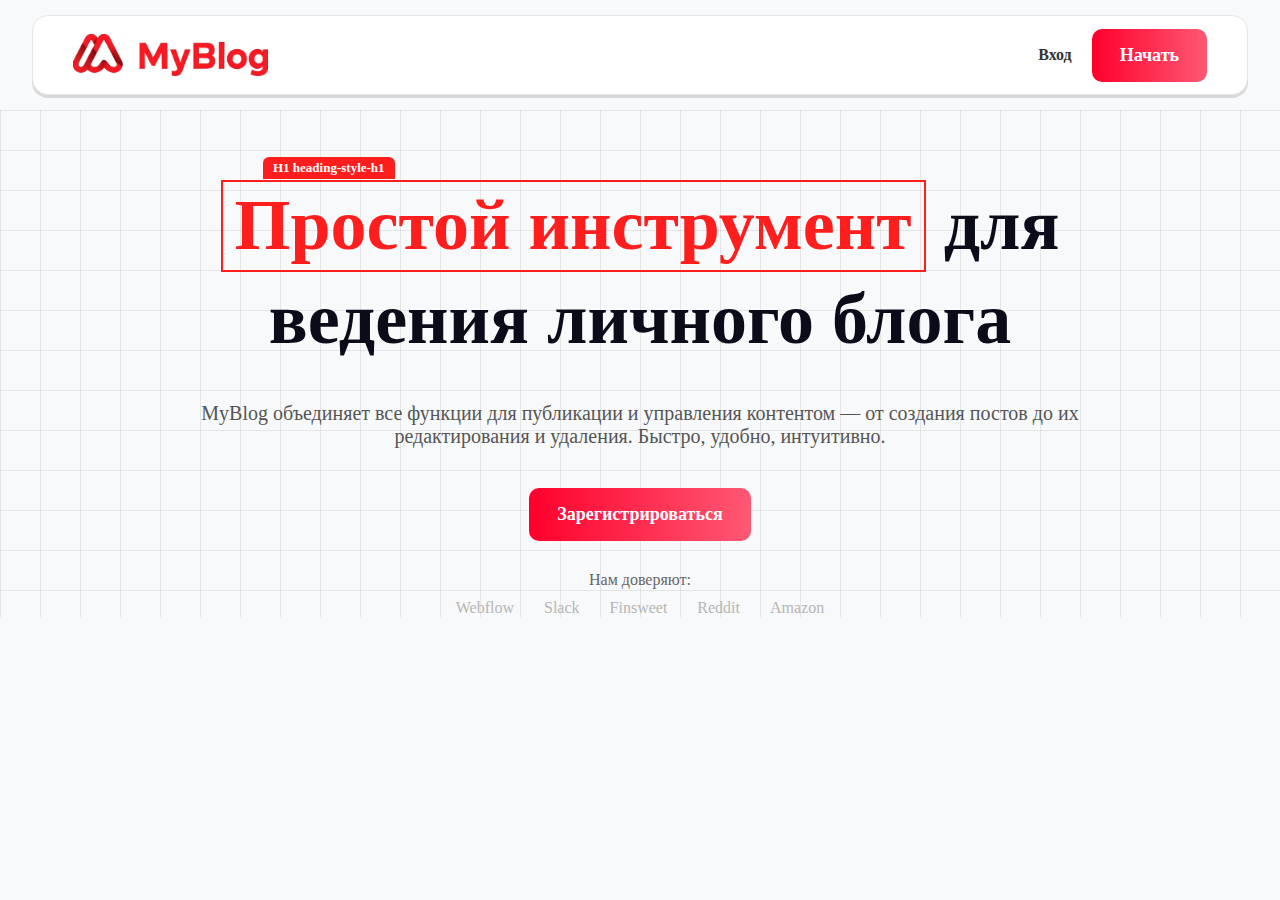
<file: index.html>
<!DOCTYPE html>
<html lang="ru">
    <head>
        <meta charset="UTF-8" />
        <meta name="viewport" content="width=device-width, initial-scale=1.0" />
        <title>MyBlog Главная</title>
        <link rel="stylesheet" href="css/index.css" />
        <link rel="icon" href="../logo/head-logo.svg" type="image/png">
    </head>
    <body>
        <div class="header-wrapper">
            <div class="header-shadow"></div>

            <header class="top-header">
                <!-- Лого -->
                <div class="logo">
                    <img
                        src="./logo/red-logo.png"
                        alt="MyBlog Logo"
                        class="logo-img"
                    />
                </div>

                <!-- Правая часть -->
                <div class="header-right">
                    <!-- Desktop -->
                    <div class="header-actions">
                        <a href="./html/login.html" class="login-link">Вход</a>
                        <button
                            class="primary-btn small"
                            onclick="window.location.href='./html/register.html'"
                        >
                            Начать
                        </button>
                    </div>

                    <!-- Burger -->
                    <div class="burger" id="burger">
                        <span></span>
                        <span></span>
                        <span></span>
                    </div>
                </div>
            </header>

            <!-- Mobile menu -->
            <div class="mobile-menu" id="mobileMenu">
                <a href="./html/login.html">Вход</a>
                <button onclick="window.location.href='./html/register.html'">
                    Начать
                </button>
            </div>
        </div>

        <section class="hero">
            <div class="hero-wrapper">
                <div class="h1-box">
                    <div class="h1-label">H1 heading-style-h1</div>

                    <h1>
                        <span class="red-box">Простой инструмент</span>
                        <span class="dark-text">для ведения личного блога</span>
                    </h1>
                </div>

                <p class="subtitle">
                    MyBlog объединяет все функции для публикации и управления
                    контентом — от создания постов до их редактирования и
                    удаления. Быстро, удобно, интуитивно.
                </p>

                <div class="hero-buttons">
                    <button
                        class="primary-btn"
                        onclick="window.location.href='./html/register.html'"
                    >
                        Зарегистрироваться
                    </button>
                </div>

                <div class="trusted">
                    <p>Нам доверяют:</p>
                    <div class="logos">
                        <span>Webflow</span>
                        <span>Slack</span>
                        <span>Finsweet</span>
                        <span>Reddit</span>
                        <span>Amazon</span>
                    </div>
                </div>
            </div>
        </section>

        <script>
            const burger = document.getElementById('burger');
            const mobileMenu = document.getElementById('mobileMenu');

            burger.addEventListener('click', () => {
                burger.classList.toggle('active');
                mobileMenu.classList.toggle('active');
            });

            // Закрытие при клике вне меню
            document.addEventListener('click', (e) => {
                if (
                    !burger.contains(e.target) &&
                    !mobileMenu.contains(e.target)
                ) {
                    burger.classList.remove('active');
                    mobileMenu.classList.remove('active');
                }
            });
        </script>
    </body>
</html>
</file>
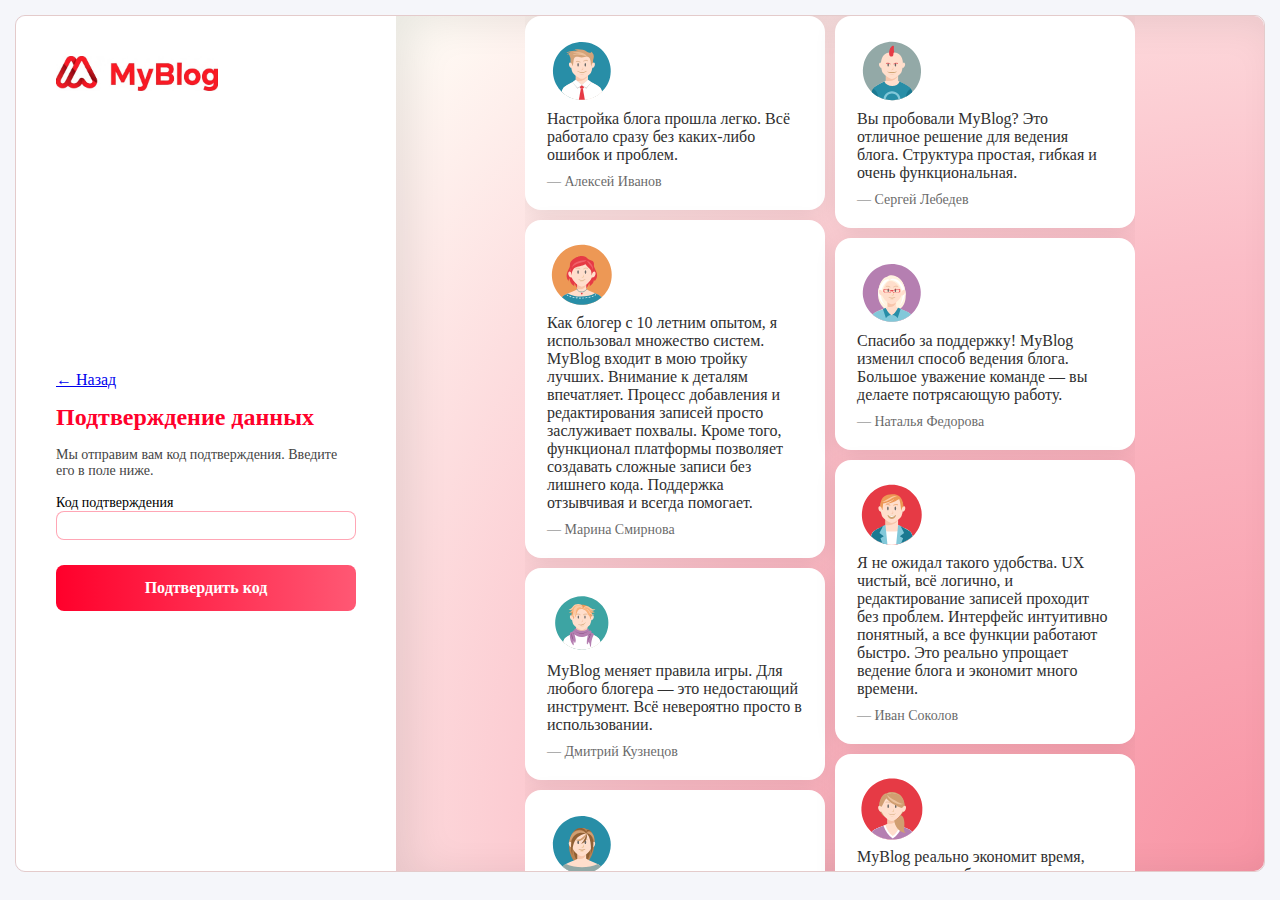
<file: html/confirm_code.html>
<!DOCTYPE html>
<html lang="ru">
    <head>
        <meta charset="UTF-8" />
        <meta name="viewport" content="width=device-width, initial-scale=1.0" />
        <title>Подтверждение — MyBlog</title>
        <link rel="stylesheet" href="../css/reset_confirm.css" />
        <link rel="stylesheet" href="../css/style_sign_register.css" />
        <link rel="icon" href="../logo/red-logo-min.png" type="image/png">
        <link rel="icon" href="../logo/head-logo.svg" type="image/png">
    </head>

    <body>
        <div class="layout">
            <!-- Левая часть (заменена на Reset Password) -->
            <div class="card">
                <a
                    href="login.html"
                    class="logo-block"
                    style="margin-bottom: 10px"
                >
                    <img
                        src="../logo/red-logo.png"
                        class="logo-img"
                        alt="MyBlog Logo"
                    />
                </a>

                <div class="reset-box">
                    <a href="login.html" class="back-link">
                        <span class="back-arrow">←</span>
                        <span class="back-text">Назад</span>
                    </a>

                    <h1 class="reset-title">Подтверждение данных</h1>
                    <div id="confirm-message" class="msg-box"></div>
                    <p style="font-size: 14px; color: #444; margin-top: 10px">
                        Мы отправим вам код подтверждения. Введите его в поле
                        ниже.
                    </p>

                    <form id="reset-form">
                        <label>Код подтверждения</label>
                        <input
                            type="text"
                            id="confirm-code"
                            class="input"
                            required
                        />

                        <button
                            type="submit"
                            class="btn"
                            style="margin-top: 25px"
                        >
                            Подтвердить код
                        </button>
                    </form>
                </div>
            </div>
            <!-- Правая часть (фон) -->
            <div class="side-gradient">
                <div class="reviews-center">
                    <div class="reviews-list">
                        <!-- Оригинальные карточки -->
                        <div class="reviews-masonry">
                            <div class="review-card">
                                <img src="../avatar/user1.svg" />
                                <p>
                                    Настройка блога прошла легко. Всё работало
                                    сразу без каких-либо ошибок и проблем.
                                </p>
                                <span>— Алексей Иванов</span>
                            </div>
                            <div class="review-card">
                                <img src="../avatar/user3.svg" />
                                <p>
                                    Как блогер с 10 летним опытом, я использовал
                                    множество систем. MyBlog входит в мою тройку
                                    лучших. Внимание к деталям впечатляет.
                                    Процесс добавления и редактирования записей
                                    просто заслуживает похвалы. Кроме того,
                                    функционал платформы позволяет создавать
                                    сложные записи без лишнего кода. Поддержка
                                    отзывчивая и всегда помогает.
                                </p>
                                <span>— Марина Смирнова</span>
                            </div>
                            <div class="review-card">
                                <img src="../avatar/user4.svg" />
                                <p>
                                    MyBlog меняет правила игры. Для любого
                                    блогера — это недостающий инструмент. Всё
                                    невероятно просто в использовании.
                                </p>
                                <span>— Дмитрий Кузнецов</span>
                            </div>
                            <div class="review-card">
                                <img src="../avatar/user2.svg" />
                                <p>
                                    Я не знаю, как бы я вел блог без MyBlog. Всё
                                    необходимое здесь есть, и платформа
                                    сэкономила мне недели работы.
                                </p>
                                <span>— Ольга Петрова</span>
                            </div>
                            <div class="review-card">
                                <img src="../avatar/user5.svg" />
                                <p>
                                    Вы пробовали MyBlog? Это отличное решение
                                    для ведения блога. Структура простая, гибкая
                                    и очень функциональная.
                                </p>
                                <span>— Сергей Лебедев</span>
                            </div>
                            <div class="review-card">
                                <img src="../avatar/user6.svg" />
                                <p>
                                    Спасибо за поддержку! MyBlog изменил способ
                                    ведения блога. Большое уважение команде — вы
                                    делаете потрясающую работу.
                                </p>
                                <span>— Наталья Федорова</span>
                            </div>
                            <div class="review-card">
                                <img src="../avatar/user7.svg" />
                                <p>
                                    Я не ожидал такого удобства. UX чистый, всё
                                    логично, и редактирование записей проходит
                                    без проблем. Интерфейс интуитивно понятный,
                                    а все функции работают быстро. Это реально
                                    упрощает ведение блога и экономит много
                                    времени.
                                </p>

                                <span>— Иван Соколов</span>
                            </div>
                            <div class="review-card">
                                <img src="../avatar/user8.svg" />
                                <p>
                                    MyBlog реально экономит время, вместо того
                                    чтобы создавать лишние трудности. Рекомендую
                                    всем. Настройка прошла легко, и всё работало
                                    мгновенно. Отличный опыт! Это полностью
                                    изменило мой процесс управления блогом.
                                </p>
                                <span>— Елена Морозова</span>
                            </div>
                        </div>

                        <!-- Дублируем для бесконечной прокрутки -->
                        <div class="reviews-masonry">
                            <div class="review-card">
                                <img src="../avatar/user1.svg" />
                                <p>
                                    Настройка блога прошла легко. Всё работало
                                    сразу без каких-либо ошибок и проблем.
                                </p>
                                <span>— Алексей Иванов</span>
                            </div>
                            <div class="review-card">
                                <img src="../avatar/user3.svg" />
                                <p>
                                    Как блогер с 10 летним опытом, я использовал
                                    множество систем. MyBlog входит в мою тройку
                                    лучших. Внимание к деталям впечатляет.
                                    Процесс добавления и редактирования записей
                                    просто заслуживает похвалы. Кроме того,
                                    функционал платформы позволяет создавать
                                    сложные записи без лишнего кода. Поддержка
                                    отзывчивая и всегда помогает.
                                </p>
                                <span>— Марина Смирнова</span>
                            </div>
                            <div class="review-card">
                                <img src="../avatar/user4.svg" />
                                <p>
                                    MyBlog меняет правила игры. Для любого
                                    блогера — это недостающий инструмент. Всё
                                    невероятно просто в использовании.
                                </p>
                                <span>— Дмитрий Кузнецов</span>
                            </div>
                            <div class="review-card">
                                <img src="../avatar/user2.svg" />
                                <p>
                                    Я не знаю, как бы я вел блог без MyBlog. Всё
                                    необходимое здесь есть, и платформа
                                    сэкономила мне недели работы.
                                </p>
                                <span>— Ольга Петрова</span>
                            </div>
                            <div class="review-card">
                                <img src="../avatar/user5.svg" />
                                <p>
                                    Вы пробовали MyBlog? Это отличное решение
                                    для ведения блога. Структура простая, гибкая
                                    и очень функциональная.
                                </p>
                                <span>— Сергей Лебедев</span>
                            </div>
                            <div class="review-card">
                                <img src="../avatar/user6.svg" />
                                <p>
                                    Спасибо за поддержку! MyBlog изменил способ
                                    ведения блога. Большое уважение команде — вы
                                    делаете потрясающую работу.
                                </p>
                                <span>— Наталья Федорова</span>
                            </div>
                            <div class="review-card">
                                <img src="../avatar/user7.svg" />
                                <p>
                                    Честно, я не ожидал такого удобства. UX
                                    чистый, всё логично, и редактирование
                                    записей проходит без проблем.
                                </p>
                                <span>— Иван Соколов</span>
                            </div>
                            <div class="review-card">
                                <img src="../avatar/user8.svg" />
                                <p>
                                    MyBlog реально экономит время, вместо того
                                    чтобы создавать лишние трудности. Рекомендую
                                    всем, кто ведет блог. Настройка прошла
                                    легко, и всё работало мгновенно. Отличный
                                    опыт! Это полностью изменило мой процесс
                                    управления блогом.
                                </p>
                                <span>— Елена Морозова</span>
                            </div>
                        </div>
                    </div>
                </div>
            </div>
        </div>

        <script src="../js/confirm_code.js"></script>

        <script>
            document.addEventListener('DOMContentLoaded', () => {
                const maxLength = 6;
                const codeField = document.getElementById('confirm-code');

                codeField.addEventListener('input', () => {

                    if (/[^0-9]/g.test(codeField.value)) {
                        alert(
                            'Запрещены символы, кроме латиницы, цифр, точки и @!'
                        );
                        codeField.value = codeField.value.replace(
                            /[^0-9]/g,
                            ''
                        );
                        return;
                    }
                    // Ограничение длины
                    if (codeField.value.length > maxLength) {
                        alert('Превышено максимальное количество символов — 6');
                        codeField.value = codeField.value.slice(0, maxLength);
                    }
                });
            });
        </script>
    </body>
</html>
</file>
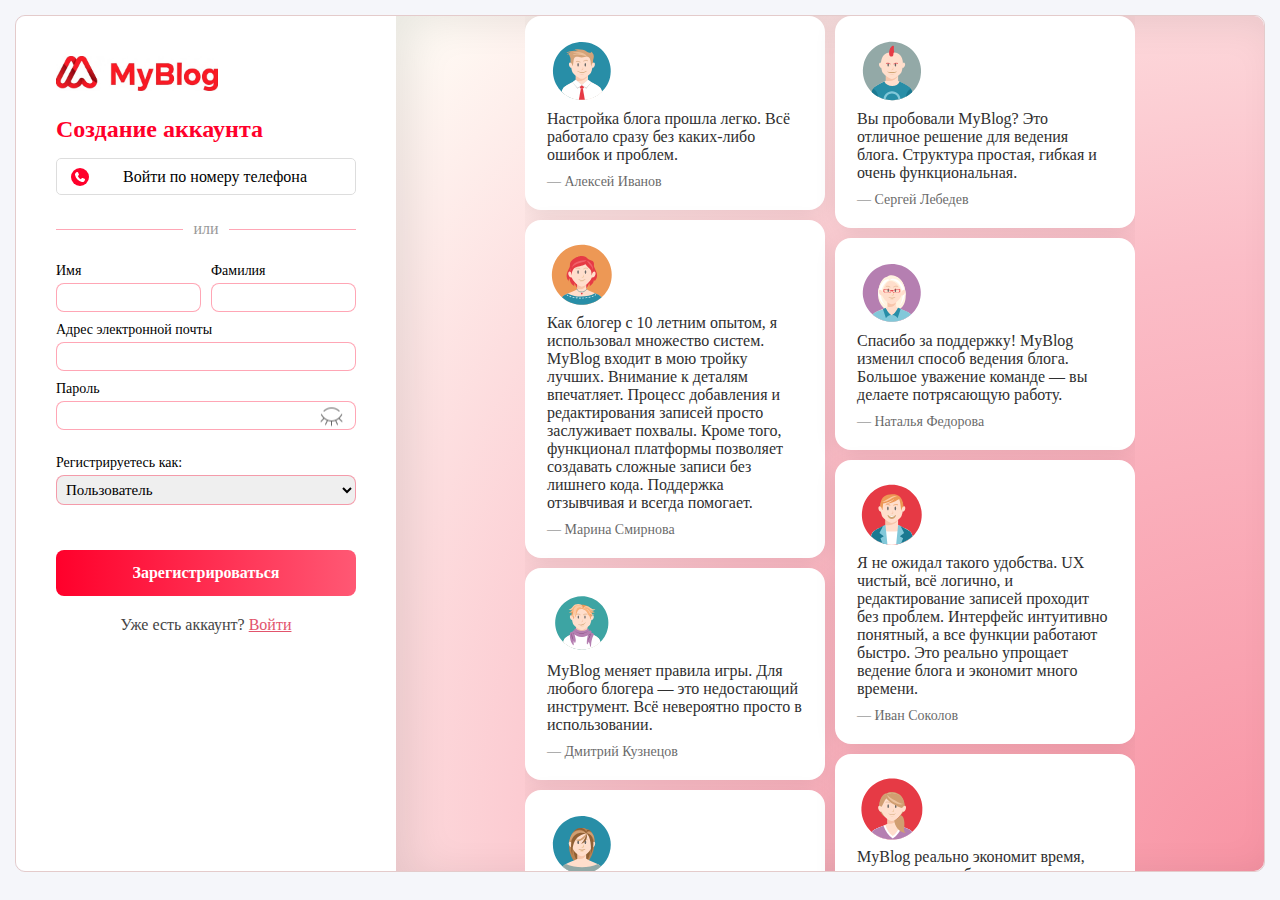
<file: html/register.html>
<!DOCTYPE html>
<html lang="ru">
    <head>
        <meta charset="UTF-8" />
        <meta name="viewport" content="width=device-width, initial-scale=1.0" />
        <title>Регистрация MyBlog</title>
        <link rel="stylesheet" href="../css/register.css" />
        <link rel="stylesheet" href="../css/style_sign_register.css" />
        <link rel="icon" href="../logo/head-logo.svg" type="image/png" />
    </head>

    <body>
        <div class="layout">
            <!-- Левая панель -->
            <div class="card">
                <a href="../index.html" class="logo-block">
                    <img
                        src="../logo/red-logo.png"
                        class="logo-img"
                        alt="MyBlog Logo"
                    />
                </a>

                <h1 class="title">Создание аккаунта</h1>
                <div id="phone-toggle-btn" class="phone-btn">
                    <div class="phone-profile">
                        <div class="phone-avatar">
                            <img
                                src="../icon/icon-telephone.svg"
                                alt="иконка-телефона"
                                id="phone-icon"
                                class="icon"
                            />
                        </div>
                        <div class="phone-label">Войти по номеру телефона</div>
                    </div>
                </div>

                <form id="register-form" class="form">
                    <div class="divider"><span>или</span></div>

                    <div id="message" class="msg-box"></div>

                    <div class="name-row">
                        <div class="input-group">
                            <label>Имя</label>
                            <input
                                type="text"
                                id="register-first-name"
                                class="input"
                                required
                            />
                        </div>
                        <div class="input-group">
                            <label>Фамилия</label>
                            <input
                                type="text"
                                id="register-last-name"
                                class="input"
                                required
                            />
                        </div>
                    </div>

                    <div id="email-register-block" class="email-block">
                        <label>Адрес электронной почты</label>
                        <input
                            type="email"
                            id="register-email"
                            class="email-input"
                        />
                    </div>
                    <div
                        id="phone-register-block"
                        class="phone-block"
                        style="display: none"
                    >
                        <label for="register-phone">Номер телефона</label>

                        <div class="phone-input-row">
                            <!-- Кастомный селектор -->
                            <div class="country-picker" id="country-picker">
                                <div
                                    class="country-selected"
                                    id="country-selected"
                                >
                                    <img
                                        src="../icon/belarus_flag.svg"
                                        id="selected-flag"
                                        class="flag"
                                    />
                                    <span id="selected-code">+375</span>
                                </div>

                                <div
                                    class="country-dropdown"
                                    id="country-dropdown"
                                >
                                    <div
                                        class="country-item"
                                        data-code="+375"
                                        data-flag="../icon/belarus_flag.svg"
                                    >
                                        <img
                                            src="../icon/belarus_flag.svg"
                                            class="flag"
                                        />
                                        <span>+375</span>
                                    </div>
                                    <div
                                        class="country-item"
                                        data-code="+7"
                                        data-flag="../icon/russian_flag.svg"
                                    >
                                        <img
                                            src="../icon/russian_flag.svg"
                                            class="flag"
                                        />
                                        <span>+7</span>
                                    </div>
                                </div>
                            </div>

                            <!-- Поле ввода -->
                            <input
                                type="tel"
                                id="register-phone"
                                class="input phone-input"
                                placeholder="+375 XX XXX XX XX"
                            />
                        </div>
                    </div>

                    <label>Пароль</label>
                    <div class="password-wrapper">
                        <input
                            type="password"
                            id="register-password"
                            class="input"
                            required
                        />

                        <img
                            src="../icon/eye-closed.png"
                            id="toggle-password"
                            class="eye-icon"
                            alt="Показать пароль"
                        />
                    </div>

                    <label for="register-role">Регистрируетесь как:</label>
                    <select
                        id="register-role"
                        name="role"
                        class="input"
                        required
                    >
                        <option value="user" selected>Пользователь</option>
                        <option value="author">Автор</option>
                    </select>

                    <div
                        id="blog-name-group"
                        class="input-group"
                        style="display: none; margin-top: 15px"
                    >
                        <label>Название блога</label>
                        <input
                            type="text"
                            id="register-blog-name"
                            class="input"
                        />
                    </div>
                    <div
                        class="g-recaptcha"
                        data-sitekey="6LdntScsAAAAABSKVk0FfPIYNii3ZdyQbVQffXIb"
                    ></div>

                    <button type="submit" class="btn">
                        Зарегистрироваться
                    </button>
                </form>

                <p class="footer-text">
                    Уже есть аккаунт? <a href="login.html">Войти</a>
                </p>
            </div>
            <!-- Правая часть (фон) -->
            <div class="side-gradient">
                <div class="reviews-center">
                    <div class="reviews-list">
                        <!-- Оригинальные карточки -->
                        <div class="reviews-masonry">
                            <div class="review-card">
                                <img src="../avatar/user1.svg" />
                                <p>
                                    Настройка блога прошла легко. Всё работало
                                    сразу без каких-либо ошибок и проблем.
                                </p>
                                <span>— Алексей Иванов</span>
                            </div>
                            <div class="review-card">
                                <img src="../avatar/user3.svg" />
                                <p>
                                    Как блогер с 10 летним опытом, я использовал
                                    множество систем. MyBlog входит в мою тройку
                                    лучших. Внимание к деталям впечатляет.
                                    Процесс добавления и редактирования записей
                                    просто заслуживает похвалы. Кроме того,
                                    функционал платформы позволяет создавать
                                    сложные записи без лишнего кода. Поддержка
                                    отзывчивая и всегда помогает.
                                </p>
                                <span>— Марина Смирнова</span>
                            </div>
                            <div class="review-card">
                                <img src="../avatar/user4.svg" />
                                <p>
                                    MyBlog меняет правила игры. Для любого
                                    блогера — это недостающий инструмент. Всё
                                    невероятно просто в использовании.
                                </p>
                                <span>— Дмитрий Кузнецов</span>
                            </div>
                            <div class="review-card">
                                <img src="../avatar/user2.svg" />
                                <p>
                                    Я не знаю, как бы я вел блог без MyBlog. Всё
                                    необходимое здесь есть, и платформа
                                    сэкономила мне недели работы.
                                </p>
                                <span>— Ольга Петрова</span>
                            </div>
                            <div class="review-card">
                                <img src="../avatar/user5.svg" />
                                <p>
                                    Вы пробовали MyBlog? Это отличное решение
                                    для ведения блога. Структура простая, гибкая
                                    и очень функциональная.
                                </p>
                                <span>— Сергей Лебедев</span>
                            </div>
                            <div class="review-card">
                                <img src="../avatar/user6.svg" />
                                <p>
                                    Спасибо за поддержку! MyBlog изменил способ
                                    ведения блога. Большое уважение команде — вы
                                    делаете потрясающую работу.
                                </p>
                                <span>— Наталья Федорова</span>
                            </div>
                            <div class="review-card">
                                <img src="../avatar/user7.svg" />
                                <p>
                                    Я не ожидал такого удобства. UX чистый, всё
                                    логично, и редактирование записей проходит
                                    без проблем. Интерфейс интуитивно понятный,
                                    а все функции работают быстро. Это реально
                                    упрощает ведение блога и экономит много
                                    времени.
                                </p>

                                <span>— Иван Соколов</span>
                            </div>
                            <div class="review-card">
                                <img src="../avatar/user8.svg" />
                                <p>
                                    MyBlog реально экономит время, вместо того
                                    чтобы создавать лишние трудности. Рекомендую
                                    всем. Настройка прошла легко, и всё работало
                                    мгновенно. Отличный опыт! Это полностью
                                    изменило мой процесс управления блогом.
                                </p>
                                <span>— Елена Морозова</span>
                            </div>
                        </div>

                        <!-- Дублируем для бесконечной прокрутки -->
                        <div class="reviews-masonry">
                            <div class="review-card">
                                <img src="../avatar/user1.svg" />
                                <p>
                                    Настройка блога прошла легко. Всё работало
                                    сразу без каких-либо ошибок и проблем.
                                </p>
                                <span>— Алексей Иванов</span>
                            </div>
                            <div class="review-card">
                                <img src="../avatar/user3.svg" />
                                <p>
                                    Как блогер с 10 летним опытом, я использовал
                                    множество систем. MyBlog входит в мою тройку
                                    лучших. Внимание к деталям впечатляет.
                                    Процесс добавления и редактирования записей
                                    просто заслуживает похвалы. Кроме того,
                                    функционал платформы позволяет создавать
                                    сложные записи без лишнего кода. Поддержка
                                    отзывчивая и всегда помогает.
                                </p>
                                <span>— Марина Смирнова</span>
                            </div>
                            <div class="review-card">
                                <img src="../avatar/user4.svg" />
                                <p>
                                    MyBlog меняет правила игры. Для любого
                                    блогера — это недостающий инструмент. Всё
                                    невероятно просто в использовании.
                                </p>
                                <span>— Дмитрий Кузнецов</span>
                            </div>
                            <div class="review-card">
                                <img src="../avatar/user2.svg" />
                                <p>
                                    Я не знаю, как бы я вел блог без MyBlog. Всё
                                    необходимое здесь есть, и платформа
                                    сэкономила мне недели работы.
                                </p>
                                <span>— Ольга Петрова</span>
                            </div>
                            <div class="review-card">
                                <img src="../avatar/user5.svg" />
                                <p>
                                    Вы пробовали MyBlog? Это отличное решение
                                    для ведения блога. Структура простая, гибкая
                                    и очень функциональная.
                                </p>
                                <span>— Сергей Лебедев</span>
                            </div>
                            <div class="review-card">
                                <img src="../avatar/user6.svg" />
                                <p>
                                    Спасибо за поддержку! MyBlog изменил способ
                                    ведения блога. Большое уважение команде — вы
                                    делаете потрясающую работу.
                                </p>
                                <span>— Наталья Федорова</span>
                            </div>
                            <div class="review-card">
                                <img src="../avatar/user7.svg" />
                                <p>
                                    Честно, я не ожидал такого удобства. UX
                                    чистый, всё логично, и редактирование
                                    записей проходит без проблем.
                                </p>
                                <span>— Иван Соколов</span>
                            </div>
                            <div class="review-card">
                                <img src="../avatar/user8.svg" />
                                <p>
                                    MyBlog реально экономит время, вместо того
                                    чтобы создавать лишние трудности. Рекомендую
                                    всем, кто ведет блог. Настройка прошла
                                    легко, и всё работало мгновенно. Отличный
                                    опыт! Это полностью изменило мой процесс
                                    управления блогом.
                                </p>
                                <span>— Елена Морозова</span>
                            </div>
                        </div>
                    </div>
                </div>
            </div>
        </div>

        <script src="../js/auth.js"></script>
        <script>
            document.addEventListener('DOMContentLoaded', () => {
                const roleSelect = document.getElementById('register-role');
                const blogField = document.getElementById('blog-name-group');

                roleSelect.addEventListener('change', () => {
                    if (roleSelect.value === 'author') {
                        blogField.style.display = 'block';
                        document
                            .getElementById('register-blog-name')
                            .setAttribute('required', 'required');
                    } else {
                        blogField.style.display = 'none';
                        document
                            .getElementById('register-blog-name')
                            .removeAttribute('required');
                    }
                });
            });
        </script>
        <script src="../js/vvod_nomer.js"></script>
        <!-- Подключение Google reCAPTCHA -->
        <script
            src="https://www.google.com/recaptcha/api.js"
            async
            defer
        ></script>

        <script>
            document.addEventListener('DOMContentLoaded', () => {
                const maxLength = 50;

                const emailField = document.getElementById('register-email');
                const passwordField =
                    document.getElementById('register-password');
                const firstNameField = document.getElementById(
                    'register-first-name'
                );
                const lastNameField =
                    document.getElementById('register-last-name');

                const inputs = document.querySelectorAll(
                    "input:not(#register-phone):not([type='tel'])"
                );

                inputs.forEach((field) => {
                    field.addEventListener('input', () => {
                        if (
                            field === firstNameField ||
                            field === lastNameField
                        ) {
                            if (/[^A-Za-zА-Яа-яЁё]/g.test(field.value)) {
                                alert('Допустимы только буквенные символы!');
                                field.value = field.value.replace(
                                    /[^A-Za-zА-Яа-яЁё]/g,
                                    ''
                                );
                                return;
                            }
                        }

                        if (field === emailField) {
                            if (/[А-Яа-яЁё]/g.test(field.value)) {
                                alert('Русские буквы запрещены!');
                                field.value = field.value.replace(
                                    /[А-Яа-яЁё]/g,
                                    ''
                                );
                                return;
                            }

                            if (/[^A-Za-z0-9@.]/g.test(field.value)) {
                                alert(
                                    'Запрещены символы, кроме латиницы, цифр, точки и @!'
                                );
                                field.value = field.value.replace(
                                    /[^A-Za-z0-9@.]/g,
                                    ''
                                );
                                return;
                            }
                        }

                        if (field === passwordField) {
                            if (/[А-Яа-яЁё]/g.test(field.value)) {
                                alert('Русские буквы запрещены!');
                                field.value = field.value.replace(
                                    /[А-Яа-яЁё]/g,
                                    ''
                                );
                                return;
                            }

                            if (/[^A-Za-z0-9]/g.test(field.value)) {
                                alert(
                                    'Запрещены символы, кроме латиницы и цифр!'
                                );
                                field.value = field.value.replace(
                                    /[^A-Za-z0-9]/g,
                                    ''
                                );
                                return;
                            }
                        }

                        if (field.value.length > maxLength) {
                            alert(
                                'Превышено максимальное количество символов — 50'
                            );
                            field.value = field.value.slice(0, maxLength);
                        }
                    });
                });
            });

            document.addEventListener('DOMContentLoaded', () => {
                const passwordInput =
                    document.getElementById('register-password');
                const toggleIcon = document.getElementById('toggle-password');

                if (!passwordInput || !toggleIcon) return;

                toggleIcon.addEventListener('click', () => {
                    const isHidden = passwordInput.type === 'password';

                    passwordInput.type = isHidden ? 'text' : 'password';
                    toggleIcon.src = isHidden
                        ? '../icon/eye-open.svg'
                        : '../icon/eye-closed.png';
                });
            });
        </script>
    </body>
</html>
</file>
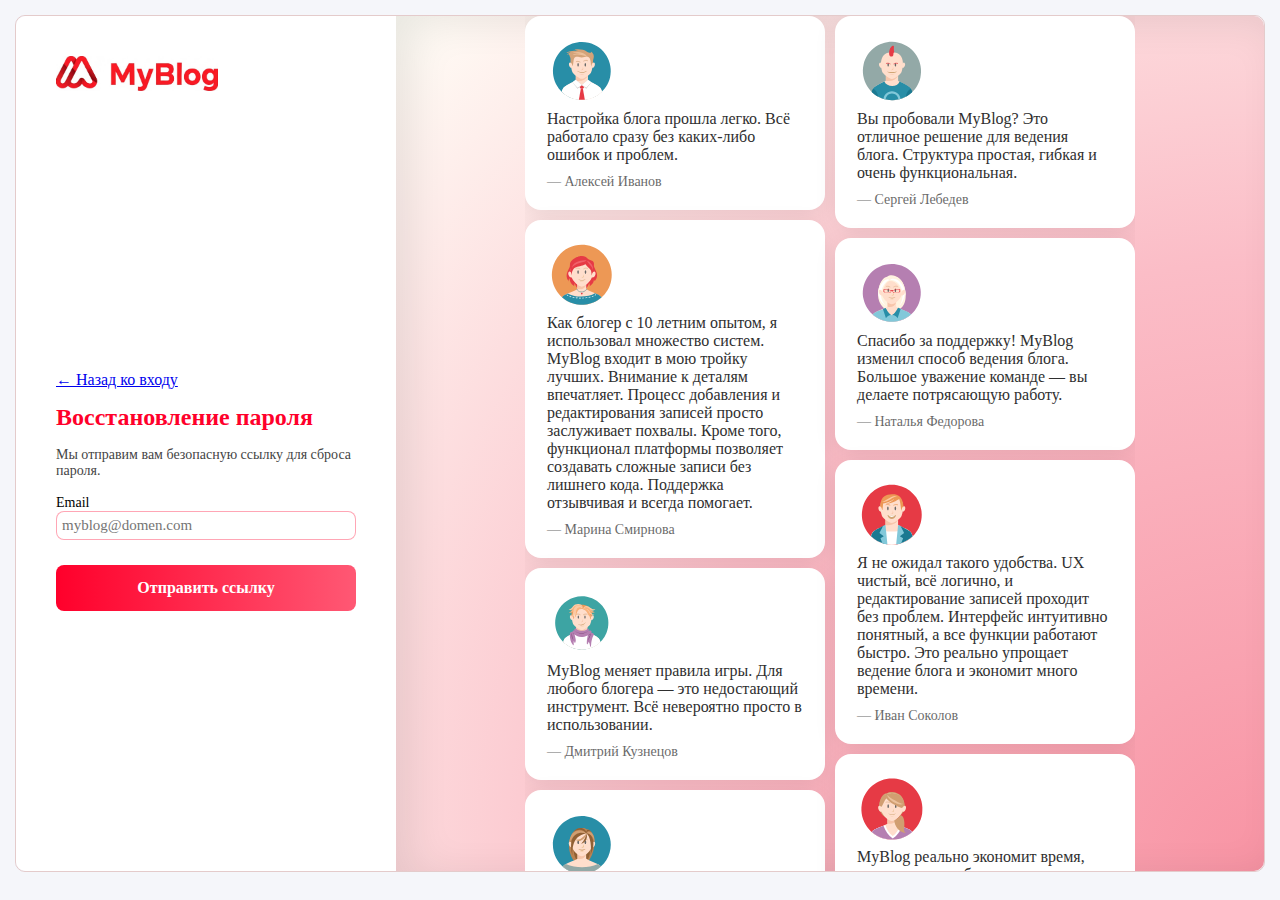
<file: html/reset.html>
<!DOCTYPE html>
<html lang="ru">
    <head>
        <meta charset="UTF-8" />
        <meta name="viewport" content="width=device-width, initial-scale=1.0" />
        <title>Восстановление пароля — MyBlog</title>
        <link rel="stylesheet" href="../css/reset_confirm.css" />
        <link rel="stylesheet" href="../css/style_sign_register.css" />
        <link rel="icon" href="../logo/head-logo.svg" type="image/png" />
    </head>

    <body>
        <div class="layout">
            <!-- Левая часть (заменена на Reset Password) -->
            <div class="card">
                <a
                    href="login.html"
                    class="logo-block"
                    style="margin-bottom: 10px"
                >
                    <img
                        src="../logo/red-logo.png"
                        class="logo-img"
                        alt="MyBlog Logo"
                    />
                </a>

                <div class="reset-box">
                    <a href="login.html" class="back-link">
                        <span class="back-arrow">←</span>
                        <span class="back-text">Назад ко входу</span>
                    </a>

                    <h1 class="reset-title">Восстановление пароля</h1>
                    <div id="reset-message" class="msg-box"></div>
                    <p style="font-size: 14px; color: #444; margin-top: 10px">
                        Мы отправим вам безопасную ссылку для сброса пароля.
                    </p>

                    <form id="reset-form">
                        <label>Email</label>
                        <input
                            type="text"
                            id="reset"
                            class="input"
                            placeholder="myblog@domen.com"
                            required
                        />

                        <button
                            type="submit"
                            class="btn"
                            style="margin-top: 25px"
                        >
                            Отправить ссылку
                        </button>
                    </form>
                </div>
            </div>

            <!-- Правая часть (фон) -->
            <div class="side-gradient">
                <div class="reviews-center">
                    <div class="reviews-list">
                        <!-- Оригинальные карточки -->
                        <div class="reviews-masonry">
                            <div class="review-card">
                                <img src="../avatar/user1.svg" />
                                <p>
                                    Настройка блога прошла легко. Всё работало
                                    сразу без каких-либо ошибок и проблем.
                                </p>
                                <span>— Алексей Иванов</span>
                            </div>
                            <div class="review-card">
                                <img src="../avatar/user3.svg" />
                                <p>
                                    Как блогер с 10 летним опытом, я использовал
                                    множество систем. MyBlog входит в мою тройку
                                    лучших. Внимание к деталям впечатляет.
                                    Процесс добавления и редактирования записей
                                    просто заслуживает похвалы. Кроме того,
                                    функционал платформы позволяет создавать
                                    сложные записи без лишнего кода. Поддержка
                                    отзывчивая и всегда помогает.
                                </p>
                                <span>— Марина Смирнова</span>
                            </div>
                            <div class="review-card">
                                <img src="../avatar/user4.svg" />
                                <p>
                                    MyBlog меняет правила игры. Для любого
                                    блогера — это недостающий инструмент. Всё
                                    невероятно просто в использовании.
                                </p>
                                <span>— Дмитрий Кузнецов</span>
                            </div>
                            <div class="review-card">
                                <img src="../avatar/user2.svg" />
                                <p>
                                    Я не знаю, как бы я вел блог без MyBlog. Всё
                                    необходимое здесь есть, и платформа
                                    сэкономила мне недели работы.
                                </p>
                                <span>— Ольга Петрова</span>
                            </div>
                            <div class="review-card">
                                <img src="../avatar/user5.svg" />
                                <p>
                                    Вы пробовали MyBlog? Это отличное решение
                                    для ведения блога. Структура простая, гибкая
                                    и очень функциональная.
                                </p>
                                <span>— Сергей Лебедев</span>
                            </div>
                            <div class="review-card">
                                <img src="../avatar/user6.svg" />
                                <p>
                                    Спасибо за поддержку! MyBlog изменил способ
                                    ведения блога. Большое уважение команде — вы
                                    делаете потрясающую работу.
                                </p>
                                <span>— Наталья Федорова</span>
                            </div>
                            <div class="review-card">
                                <img src="../avatar/user7.svg" />
                                <p>
                                    Я не ожидал такого удобства. UX чистый, всё
                                    логично, и редактирование записей проходит
                                    без проблем. Интерфейс интуитивно понятный,
                                    а все функции работают быстро. Это реально
                                    упрощает ведение блога и экономит много
                                    времени.
                                </p>

                                <span>— Иван Соколов</span>
                            </div>
                            <div class="review-card">
                                <img src="../avatar/user8.svg" />
                                <p>
                                    MyBlog реально экономит время, вместо того
                                    чтобы создавать лишние трудности. Рекомендую
                                    всем. Настройка прошла легко, и всё работало
                                    мгновенно. Отличный опыт! Это полностью
                                    изменило мой процесс управления блогом.
                                </p>
                                <span>— Елена Морозова</span>
                            </div>
                        </div>

                        <!-- Дублируем для бесконечной прокрутки -->
                        <div class="reviews-masonry">
                            <div class="review-card">
                                <img src="../avatar/user1.svg" />
                                <p>
                                    Настройка блога прошла легко. Всё работало
                                    сразу без каких-либо ошибок и проблем.
                                </p>
                                <span>— Алексей Иванов</span>
                            </div>
                            <div class="review-card">
                                <img src="../avatar/user3.svg" />
                                <p>
                                    Как блогер с 10 летним опытом, я использовал
                                    множество систем. MyBlog входит в мою тройку
                                    лучших. Внимание к деталям впечатляет.
                                    Процесс добавления и редактирования записей
                                    просто заслуживает похвалы. Кроме того,
                                    функционал платформы позволяет создавать
                                    сложные записи без лишнего кода. Поддержка
                                    отзывчивая и всегда помогает.
                                </p>
                                <span>— Марина Смирнова</span>
                            </div>
                            <div class="review-card">
                                <img src="../avatar/user4.svg" />
                                <p>
                                    MyBlog меняет правила игры. Для любого
                                    блогера — это недостающий инструмент. Всё
                                    невероятно просто в использовании.
                                </p>
                                <span>— Дмитрий Кузнецов</span>
                            </div>
                            <div class="review-card">
                                <img src="../avatar/user2.svg" />
                                <p>
                                    Я не знаю, как бы я вел блог без MyBlog. Всё
                                    необходимое здесь есть, и платформа
                                    сэкономила мне недели работы.
                                </p>
                                <span>— Ольга Петрова</span>
                            </div>
                            <div class="review-card">
                                <img src="../avatar/user5.svg" />
                                <p>
                                    Вы пробовали MyBlog? Это отличное решение
                                    для ведения блога. Структура простая, гибкая
                                    и очень функциональная.
                                </p>
                                <span>— Сергей Лебедев</span>
                            </div>
                            <div class="review-card">
                                <img src="../avatar/user6.svg" />
                                <p>
                                    Спасибо за поддержку! MyBlog изменил способ
                                    ведения блога. Большое уважение команде — вы
                                    делаете потрясающую работу.
                                </p>
                                <span>— Наталья Федорова</span>
                            </div>
                            <div class="review-card">
                                <img src="../avatar/user7.svg" />
                                <p>
                                    Честно, я не ожидал такого удобства. UX
                                    чистый, всё логично, и редактирование
                                    записей проходит без проблем.
                                </p>
                                <span>— Иван Соколов</span>
                            </div>
                            <div class="review-card">
                                <img src="../avatar/user8.svg" />
                                <p>
                                    MyBlog реально экономит время, вместо того
                                    чтобы создавать лишние трудности. Рекомендую
                                    всем, кто ведет блог. Настройка прошла
                                    легко, и всё работало мгновенно. Отличный
                                    опыт! Это полностью изменило мой процесс
                                    управления блогом.
                                </p>
                                <span>— Елена Морозова</span>
                            </div>
                        </div>
                    </div>
                </div>
            </div>
        </div>

        <script>
            const API_URL = 'http://localhost:8080/signUp_page';

            function showMessage(elementId, message, type = 'error') {
                const el = document.getElementById(elementId);
                if (!el) return;

                el.className = 'msg-box';
                el.textContent = message;
                el.classList.add(type, 'show');
            }

            document
                .getElementById('reset-form')
                .addEventListener('submit', async (e) => {
                    e.preventDefault();

                    const email = document.getElementById('reset').value.trim();

                    if (!email) {
                        showMessage('Введите email');
                        return;
                    }

                    if (!email.includes('@')) {
                        showMessage('Некорректный email');
                        return;
                    }

                    showMessage(
                        'reset-message',
                        'Отправляем ссылку...',
                        'success'
                    );

                    try {
                        const res = await fetch(
                            `${API_URL}/reset-password/request`,
                            {
                                method: 'POST',
                                headers: { 'Content-Type': 'application/json' },
                                body: JSON.stringify({ email }),
                            }
                        );

                        const data = await res.json();

                        if (!res.ok) {
                            showMessage(
                                'reset-message',
                                data.error || 'Ошибка'
                            );
                            return;
                        }

                        showMessage(
                            'reset-message',
                            'Ссылка отправлена! Проверьте почту.',
                            'success'
                        );
                    } catch (err) {
                        showMessage('reset-message', 'Ошибка соединения');
                    }
                });
        </script>

        <script>
            document.addEventListener('DOMContentLoaded', () => {
                const maxLength = 50;
                const emailField = document.getElementById('reset');

                emailField.addEventListener('input', () => {
                    if (/[А-Яа-яЁё]/g.test(emailField.value)) {
                        alert('Русские буквы запрещены!');
                        emailField.value = emailField.value.replace(
                            /[А-Яа-яЁё]/g,
                            ''
                        );
                        return;
                    }
                    if (/[^A-Za-z0-9@.]/g.test(emailField.value)) {
                        alert(
                            'Запрещены символы, кроме латиницы, цифр, точки и @!'
                        );
                        emailField.value = emailField.value.replace(
                            /[^A-Za-z0-9@.]/g,
                            ''
                        );
                        return;
                    }

                    // Ограничение длины
                    if (emailField.value.length > maxLength) {
                        alert(
                            'Превышено максимальное количество символов — 50'
                        );
                        emailField.value = emailField.value.slice(0, maxLength);
                    }
                });
            });
        </script>
    </body>
</html>
</file>
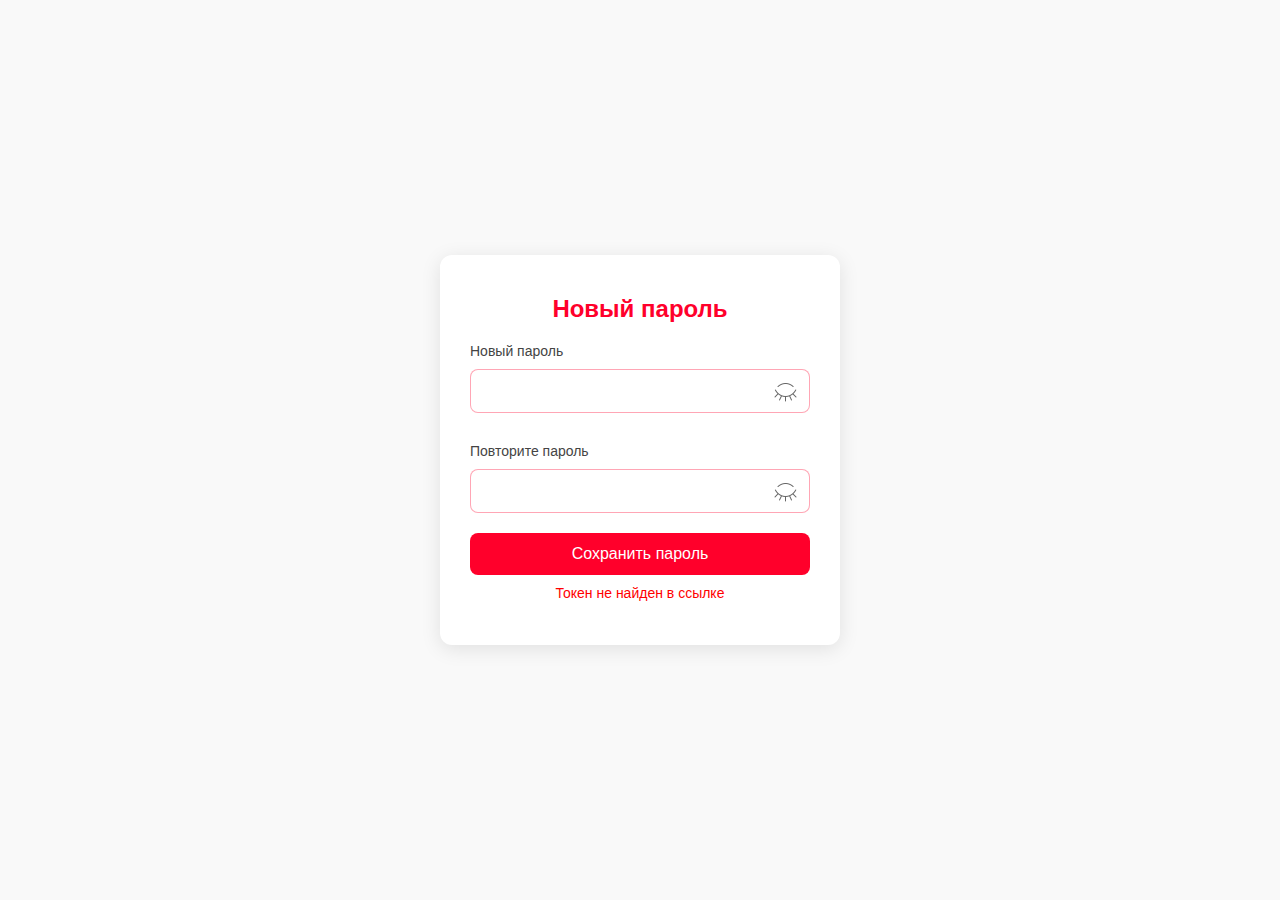
<file: html/reset_new_password.html>
<!DOCTYPE html>
<html lang="ru">
    <head>
        <meta charset="UTF-8" />
        <title>Новый пароль — MyBlog</title>
        <link rel="stylesheet" href="../css/reset_new_password.css " />
        <link rel="icon" href="../logo/head-logo.svg" type="image/png" />
    </head>
    <body>
        <div class="card">
            <h1>Новый пароль</h1>

            <form id="new-password-form">
                <label>Новый пароль</label>
                <div class="password-wrapper">
                    <input type="password" id="new-pass" class="input" />
                    <img
                        src="../icon/eye-closed.png"
                        id="toggle-password1"
                        class="eye-icon"
                        alt="Показать пароль"
                    />
                </div>

                <label>Повторите пароль</label>
                <div class="password-wrapper">
                    <input type="password" id="new-pass2" class="input" />
                    <img
                        src="../icon/eye-closed.png"
                        id="toggle-password2"
                        class="eye-icon"
                        alt="Показать пароль"
                    />
                </div>
                <button class="btn" type="submit">Сохранить пароль</button>
            </form>

            <div id="new-pass-msg" class="msg-box"></div>
        </div>

        <script src="../js/reset_new_password.js"></script>

        <script>
            document.addEventListener('DOMContentLoaded', () => {
                const maxLength = 50;

                const pass1 = document.getElementById('new-pass');
                const pass2 = document.getElementById('new-pass2');

                const inputs = [pass1, pass2];

                inputs.forEach((field) => {
                    field.addEventListener('input', () => {
                        if (/[А-Яа-яЁё]/g.test(field.value)) {
                            alert('Русские буквы запрещены!');
                            field.value = field.value.replace(
                                /[А-Яа-яЁё]/g,
                                ''
                            );
                            return;
                        }

                        if (/[^A-Za-z0-9]/g.test(field.value)) {
                            alert('Запрещены символы, кроме латиницы и цифр!');
                            field.value = field.value.replace(
                                /[^A-Za-z0-9]/g,
                                ''
                            );
                            return;
                        }

                        if (field.value.length > maxLength) {
                            alert(
                                'Превышено максимальное количество символов — 50'
                            );
                            field.value = field.value.slice(0, maxLength);
                        }
                    });
                });
            });

            document.addEventListener('DOMContentLoaded', () => {
                const passwordInput1 = document.getElementById('new-pass');
                const passwordInput2 = document.getElementById('new-pass2');
                const toggleIcon1 = document.getElementById('toggle-password1');
                const toggleIcon2 = document.getElementById('toggle-password2');

                if (
                    !passwordInput1 ||
                    !passwordInput2 ||
                    !toggleIcon1 ||
                    !toggleIcon2
                )
                    return;

                toggleIcon1.addEventListener('click', () => {
                    const isHidden = passwordInput1.type === 'password';

                    passwordInput1.type = isHidden ? 'text' : 'password';
                    toggleIcon1.src = isHidden
                        ? '../icon/eye-open.svg'
                        : '../icon/eye-closed.png';
                });

                toggleIcon2.addEventListener('click', () => {
                    const isHidden = passwordInput2.type === 'password';

                    passwordInput2.type = isHidden ? 'text' : 'password';
                    toggleIcon2.src = isHidden
                        ? '../icon/eye-open.svg'
                        : '../icon/eye-closed.png';
                });
            });
        </script>
    </body>
</html>
</file>
<file: css/index.css>
* {
    font-family: 'Jost';
    box-sizing: border-box;
}

html,
body {
    width: 100%;
    padding: 0;
    margin: 0;
    background: #f8f9fa;
}

h1 {
    margin: 0;
    font-weight: 900;
}

h2 {
    margin: 0 0 20px 0;
    font-weight: 900;
    font-size: 30px;
}

a {
    text-decoration: none;
    color: rgb(0, 170, 255);
    font-weight: 600;
}

a:hover {
    color: rgb(255, 88, 116);
}

button {
    background-image: linear-gradient(
        to right,
        rgb(255, 0, 43),
        rgb(255, 88, 116)
    );
    color: white;
    border: none;
    padding: 14px 20px;
    border-radius: 8px;
    font-size: 16px;
    font-weight: 600;
    cursor: pointer;
}

button:hover {
    background-image: linear-gradient(
        to right,
        rgb(230, 0, 38),
        rgb(226, 84, 108)
    );
}

.header-wrapper {
    position: relative;
    width: 100%;
    display: flex;
    justify-content: center;
}

.header-shadow {
    position: absolute;
    width: 95%;
    height: 80px;
    background: #d8d8d8;
    border-radius: 16px;
    top: 18px;
    z-index: 1;
}

.top-header {
    width: 95%;
    height: 80px;
    background: white;
    border: 1px solid #e5e7eb;
    border-radius: 16px;
    display: flex;
    align-items: center;
    justify-content: space-between;
    padding: 0 40px;
    margin: 15px auto;
    position: relative;
    z-index: 2;
}

.logo {
    display: flex;
    align-items: center;
    gap: 10px;
}

.logo-img {
    height: 42px;
}

.header-right {
    display: flex;
    align-items: center;
    gap: 20px;
}

.header-actions {
    display: flex;
    align-items: center;
    gap: 20px;
}

.login-link {
    color: #333;
    font-weight: 600;
}

.hero {
    width: 100%;
    padding: 70px 20px 0;
    text-align: center;
    background-color: #f8f9fa;
    background-image: linear-gradient(rgba(0, 0, 0, 0.08) 1px, transparent 1px),
        linear-gradient(90deg, rgba(0, 0, 0, 0.08) 1px, transparent 1px);
    background-size: 40px 40px;
}

.hero-wrapper {
    max-width: 900px;
    margin: 0 auto;
}

.hero h1 {
    font-size: 72px;
    line-height: 1.05;
    color: #0b0c1a;
    margin-bottom: 25px;
}

.subtitle {
    font-size: 20px;
    color: #555;
    margin-bottom: 40px;
}

.primary-btn {
    padding: 16px 28px;
    font-size: 18px;
    border-radius: 10px;
    font-weight: 600;
    transition: transform 0.25s ease, box-shadow 0.25s ease;
}

.primary-btn:hover {
    transform: translateY(-4px);
    box-shadow: 0 8px 20px rgba(255, 0, 60, 0.25);
}

.hero-buttons {
    display: flex;
    justify-content: center;
    gap: 20px;
}

.trusted {
    margin-top: 30px;
}

.trusted p {
    font-size: 16px;
    color: #666;
    margin-bottom: 10px;
}

.trusted .logos {
    display: flex;
    justify-content: center;
    gap: 30px;
}

.trusted .logos span {
    font-size: 16px;
    color: #999;
    opacity: 0.7;
}

.trusted .logos span:hover {
    opacity: 1;
}

.h1-box {
    display: inline-block;
    position: relative;
}

.h1-label {
    position: absolute;
    top: -23px;
    left: 73px;
    background: #ff1e1e;
    color: white;
    font-size: 13px;
    font-weight: 700;
    padding: 3px 10px;
    border-radius: 6px 6px 0 0;
}

.red-box {
    color: #ff1e1e;
    border: 2px solid #ff1e1e;
    padding: 6px 12px;
    margin-bottom: 10px;
    display: inline-block;
}

.dark-text {
    color: #0b0c1a;
}

/* бургер меню */
.burger {
    display: none;
    width: 28px;
    height: 20px;
    flex-direction: column;
    justify-content: space-between;
    cursor: pointer;
}

.burger span {
    height: 3px;
    width: 100%;
    background: #111;
    border-radius: 2px;
    transition: all 0.3s ease;
}

.burger.active span:nth-child(1) {
    transform: rotate(45deg) translate(5px, 6px);
}

.burger.active span:nth-child(2) {
    opacity: 0;
}

.burger.active span:nth-child(3) {
    transform: rotate(-45deg) translate(5px, -6px);
}

.mobile-menu {
    display: none;
}

@media (max-width: 768px) {
    html,
    body {
        width: 100%;
        min-height: 100%;
        overflow-x: hidden;
    }

    .hero {
        width: 100%;
    }

    .h1-box {
        width: 100%;
    }

    .h1-label {
        left: 0px;
    }

    .red-box {
        width: 100%;
        font-size: 14vw;
    }

    .dark-text {
        font-size: 12vw;
    }
    .header-actions {
        display: none;
    }

    .burger {
        display: flex;
    }

    .mobile-menu {
        position: absolute;
        top: 90px;
        left: 50%;
        transform: translateX(-50%);
        width: calc(100% - 32px);
        background: #ffffff;
        border-radius: 18px;
        padding: 22px;
        box-shadow: 0 20px 40px rgba(0, 0, 0, 0.14);
        z-index: 999;
        display: none;
        flex-direction: column;
        gap: 14px;
    }

    .mobile-menu.active {
        display: flex;
    }

    .mobile-menu a {
        display: block;
        text-align: center;
        padding: 14px 16px;
        border-radius: 12px;
        background: #f4f5f7;
        font-size: 16px;
        font-weight: 600;
        color: #0b0c1a;
    }

    .mobile-menu a:hover {
        background: #e9eaed;
    }

    .mobile-menu button {
        width: 100%;
        padding: 16px;
        border-radius: 14px;
        font-size: 17px;
        font-weight: 700;
    }
}
</file>
<file: css/style_sign_register.css>
:root {
    --primary: rgb(255, 0, 43);
    --primary-light: rgb(255, 88, 116);
    --primary-bg: rgba(255, 0, 43, 0.08);
    --border: rgba(255, 0, 43, 0.35);
}

* {
    font-family: 'Jost';
    box-sizing: border-box;
}

body {
    margin: 15px;
    background: #f5f6fa;
    border-radius: 10px;
    border: solid 1px rgba(224, 193, 193, 0.825);
}

.layout {
    display: flex;
    height: 95vh;
}

.card {
    width: 380px;
    padding: 40px;
    padding-bottom: 0px;
    gap: 10px;
    background: #fff;
    display: flex;
    flex-direction: column;
    border-top-left-radius: 10px;
    border-bottom-left-radius: 10px;
    overflow-y: auto;
    overflow-x: hidden;
}

.card::-webkit-scrollbar {
    width: 8px;
}

.card::-webkit-scrollbar-track {
    background: #fff;
    border-radius: 8px;
}

.card::-webkit-scrollbar-thumb {
    background: rgba(255, 0, 43, 0.5);
    border-radius: 8px;
}

.card::-webkit-scrollbar-thumb:hover {
    background: rgba(255, 0, 43, 0.8);
}

.logo-block {
    display: flex;
    align-items: center;
    gap: 10px;
}

.logo-img {
    height: 35px;
}

.title {
    font-size: 24px;
    margin-top: 15px;
    margin-bottom: 0px;
    color: var(--primary);
}

.phone-btn {
    display: flex;
    align-items: center;
    border: 1px solid rgb(221, 221, 221);
    padding: 8.5px 14px;
    border-radius: 5px;
    cursor: pointer;
    margin-top: 5px;
}

.phone-profile {
    display: flex;
    align-items: center;
    width: 100%;
}

.phone-avatar {
    width: 18px;
    height: 18px;
    border-radius: 50%;
    background: var(--primary);
    color: #fff;
    display: flex;
    justify-content: center;
    align-items: center;
    font-weight: 700;
}

.phone-label {
    display: flex;
    font-size: 16px;
    margin-left: auto;
    margin-right: auto;
    align-items: center;
}

.phone-btn:hover {
    border-color: var(--primary);
    background: var(--primary-bg);
}

.divider {
    display: flex;
    align-items: center;
    text-align: center;
    color: #999;
}

.divider span {
    padding: 0 10px;
}

.divider::before,
.divider::after {
    content: '';
    flex: 1;
    height: 1px;
    background: var(--border);
}

label {
    font-size: 14px;
    margin-bottom: 4px;
    margin-top: 10px;
}

.email-input,
.input {
    width: 100%;
    padding: 5px;
    border-radius: 8px;
    border: 1px solid var(--border);
    font-size: 15px;
    outline: none;
}

.email-input:focus,
.input:focus {
    border-color: var(--primary);
    background: var(--primary-bg);
}

.password-wrapper {
    position: relative;
}

.label-row {
    display: flex;
    justify-content: space-between;
    align-items: center;
}

.forgot-link {
    font-size: 13px;
    text-decoration: none;
    color: var(--primary);
}

.btn {
    margin-top: 30px;
    padding: 14px;
    width: 100%;
    border: none;
    background-image: linear-gradient(
        to right,
        rgb(255, 0, 43),
        rgb(255, 88, 116)
    );
    color: #fff;
    font-size: 16px;
    font-weight: 600;
    border-radius: 8px;
    cursor: pointer;
}

.btn:hover {
    background-image: linear-gradient(
        to right,
        rgb(230, 0, 38),
        rgb(226, 84, 108)
    );
}

.footer-text {
    text-align: center;
    color: #444;
    margin-top: 10px;
    margin-bottom: 10px;
}

.footer-text a {
    color: rgb(226, 84, 108);
}

.side-gradient {
    flex: 1;
    position: relative;
    overflow: hidden;
    display: flex;
    justify-content: center;
    align-items: center;
    background-image: radial-gradient(
        circle at bottom right,
        rgb(248, 148, 164),
        rgb(251, 189, 199),
        rgb(255, 254, 247)
    );
    border-top-right-radius: 10px;
    border-bottom-right-radius: 10px;
    box-shadow: inset 15px 5px 40px rgba(0, 0, 0, 0.09);
}

.reviews-center {
    width: 610px;
    height: 100%;
    overflow: hidden;
    position: relative;
}

.reviews-list {
    display: flex;
    flex-direction: column;
    animation: reviewsScroll 45s linear infinite;
}

@keyframes reviewsScroll {
    0% {
        transform: translateY(0);
    }
    100% {
        transform: translateY(-50%);
    }
}

.reviews-masonry {
    column-count: 2;
    column-gap: 10px;
    width: 100%;
    margin: auto;
}

.review-card {
    background: white;
    padding: 20px 22px;
    border-radius: 16px;
    box-shadow: 0 4px 22px rgba(0, 0, 0, 0.08);
    margin-bottom: 10px;
    display: inline-block;
    width: 100%;
    break-inside: avoid;
}

.review-card img {
    width: 70px;
    height: 70px;
    border-radius: 50%;
    object-fit: cover;
}

.review-card p {
    margin: 0px;
    color: #2f2f2f;
}

.review-card span {
    opacity: 0.6;
    margin-top: 10px;
    display: block;
    font-size: 14px;
}

.msg-box {
    display: none;
    padding: 12px 20px;
    margin-top: 10px;
    border-radius: 8px;
    font-size: 14px;
    font-weight: 500;
    transition: all 1s ease-in-out;
    opacity: 0;
}

.msg-box.show {
    display: block;
    opacity: 1;
}

.msg-box.success {
    background-color: #d4edda;
    color: #155724;
    border: 1px solid #c3e6cb;
}

.msg-box.error {
    background-color: #f8d7da;
    color: #5d1e1e;
    border: 1px solid #f5c6cb;
}

.country-picker {
    position: relative;
    width: 80px;
    min-width: 80px;
    cursor: pointer;
    user-select: none;
}

.country-selected {
    display: flex;
    align-items: center;
    gap: 4px;
    padding: 6px 8px;
    border: 1px solid #ddd;
    border-radius: 6px;
    background: #fff;
}

.flag {
    width: 18px;
    height: 12px;
    object-fit: contain;
}

.country-dropdown {
    position: absolute;
    top: 40px;
    left: 0;
    width: 100%;
    background: #fff;
    border: 1px solid #ddd;
    border-radius: 6px;
    display: none;
    z-index: 10;
}

.country-item {
    display: flex;
    align-items: center;
    gap: 6px;
    padding: 6px 8px;
    cursor: pointer;
}

.country-item:hover {
    background: #f2f2f2;
}

.phone-input-row {
    display: flex;
    gap: 8px;
    align-items: center;
}

#login-phone,
#register-phone {
    caret-color: transparent;
}

.icon {
    width: 10px;
    height: 10px;
}

#signin_phone {
    justify-self: center;
}

#login-password {
    margin-bottom: 15px;
}

.eye-icon {
    width: 25px;
    position: absolute;
    right: 12px;
    top: 35%;
    transform: translateY(-50%);
    opacity: 0.6;
    cursor: pointer;
}

.eye-icon:hover {
    opacity: 1;
}

.github-btn {
    display: flex;
    padding: 8.5px 14px;
    width: 100%;
    border: 1px solid #dadce0;
    border-radius: 6px;
    background-color: #fff;
    color: #3c4043;
    text-decoration: none;
    cursor: pointer;
    transition: background-color 0.2s ease, box-shadow 0.2s ease;
}

.github-btn:hover {
    background-color: #f7f8f8;
    box-shadow: 0 1px 2px rgba(0, 0, 0, 0.08);
}

.github-btn:active {
    background-color: #f1f3f4;
}

.github-icon {
    width: 18px;
    height: 18px;
}

.github-btn span {
    display: flex;
    justify-content: center;
    width: 100%;
}

@media (max-width: 1046px) {
    .side-gradient {
        width: 100%;
        min-height: 500px;
    }

    .reviews-center {
        width: 100%;
    }

    .reviews-masonry {
        column-count: 1;
        column-gap: 0;
        width: 240px;
    }

    .review-card {
        margin-bottom: 16px;
    }
}

@media (max-width: 677px) {
    .side-gradient {
        display: none;
    }

    .layout {
        justify-content: center;
        align-items: center;
    }

    .card {
        width: 100%;
        height: 100%;
        max-width: 400px;
        border-radius: 10px;
    }

    body {
        margin: 8px;
    }
}
</file>
<file: css/register.css>
/* Левая панель */
.card {
    padding-bottom: 10px;
}

/* Разделитель */
.divider {
    margin: 15px 0;
}

/* Поля ввода */
label {
    display: block;
}

/* Имя и фамилия на одном уровне */
.name-row {
    display: flex;
    gap: 10px;
}

.input-group {
    flex: 1;
    display: flex;
    flex-direction: column;
}

.input-group input {
    width: 100%;
}

.back-link {
    display: inline-flex;
    align-items: center;
    /* gap: 6px; */
    font-size: 14px;
    color: #777;
    text-decoration: none;
    margin-top: 0px;
    cursor: pointer;
}

.back-link:hover {
    color: #555;
}

.back-arrow {
    font-size: 16px;
    opacity: 0.8;
}

.back-text {
    font-weight: 500;
}

#register-password {
    margin-bottom: 15px;
}

#register-blog-name {
    margin-bottom: 15px;
}

#register-role {
    margin-bottom: 15px;
}
</file>
